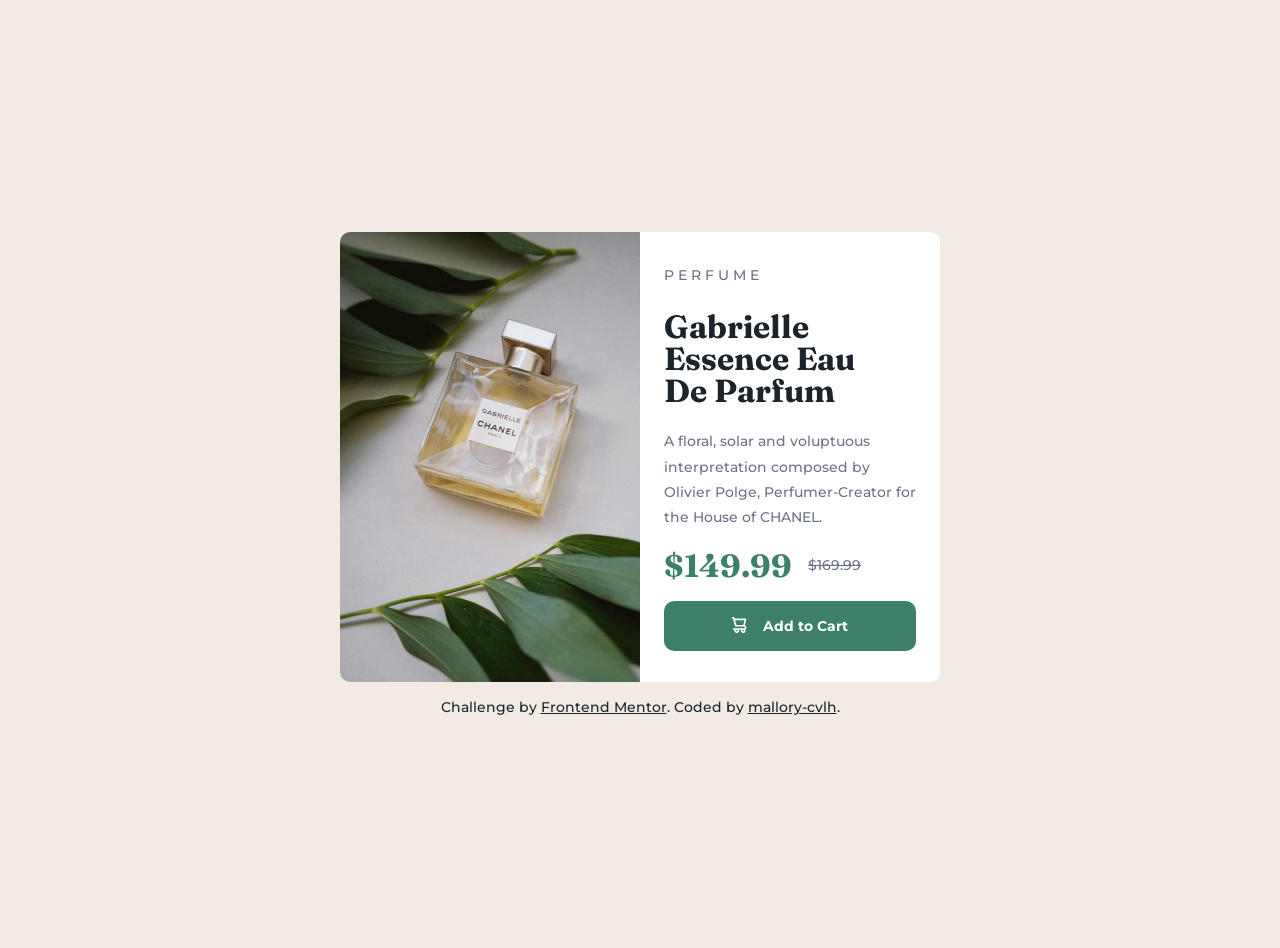
<file: index.html>
<!DOCTYPE html>
<html lang="en">

<head>
	<meta charset="UTF-8">
	<meta name="viewport" content="width=device-width, initial-scale=1.0">
	<meta name="author" content="mallory-cvlh">
	<meta name="description" content="Frontend Mentor Product preview card component">
	<!-- GOOGLE FONTS -->
	<link rel="preconnect" href="https://fonts.googleapis.com">
	<link rel="preconnect" href="https://fonts.gstatic.com" crossorigin>
	<link
		href="https://fonts.googleapis.com/css2?family=Fraunces:opsz,wght@9..144,700&family=Montserrat:wght@500;700&display=swap"
		rel="stylesheet">
	<!-- TITLE ICON CSS -->
	<title>Frontend Mentor | Product preview card component</title>
	<link rel="icon" type="image/png" sizes="32x32" href="img/favicon-32x32.png">
	<link rel="stylesheet" href="css/style.css">
</head>

<body>
	<main>
		<article class="product">
			<picture class="product__img">
				<source media="(min-width: 576px)" srcset="img/image-product-desktop.jpg">
				<img src="img/image-product-mobile.jpg" alt="Gabrielle Essence Eau De Parfum Mobile Version" width="686"
					height="480">
			</picture>
			<section class="product__content">
				<p class="product__category">Perfume</p>
				<h1 class="product__title">Gabrielle Essence Eau De Parfum</h1>
				<p>
					A floral, solar and voluptuous interpretation composed by Olivier Polge,
					Perfumer-Creator for the House of CHANEL.
				</p>
				<section class="product__price">
					<p class="product__new-price">$149.99</p>
					<p class="product__old-price">$169.99</p>
				</section>
				<button class="product__button" data-icon="icon-cart">Add to Cart</button>
			</section>
		</article>
	</main>

	<footer>
		<p>
			Challenge by <a href="https://www.frontendmentor.io?ref=challenge" target="_blank">Frontend Mentor</a>.
			Coded by <a href="https://github.com/mallory-cvlh">mallory-cvlh</a>.
		</p>
	</footer>
</body>

</html>
</file>
<file: css/style.css>
/* || RESET */
*,
*::after,
*::before {
    box-sizing: border-box;
    margin: 0;
    padding: 0;
}

img {
    display: block;
    height: auto;
    max-width: 100%;
}

button {
    font: inherit;
}

/* || VARIABLES */
:root {
    /* FONTS */
    --FF-FRAUNCES: 'Fraunces', serif;
    --FF-MONTSERRAT: 'Montserrat', sans-serif;
    --FW-REGULAR: 500;
    --FW-BOLD: 700;
    --FS: 2rem;

    /* COLORS */
    --DARK-CYAN: hsl(158, 36%, 37%);
    --CREAM: hsl(30, 38%, 92%);
    --DARK-BLUE: hsl(212, 21%, 14%);
    --GRAYISH-BLUE: hsl(228, 12%, 48%);
    --WHITE: hsl(0, 0%, 100%);
}

/* || GENERAL STYLES */
body {
    background: var(--CREAM);
    color: var(--GRAYISH-BLUE);
    display: grid;
    font-family: var(--FF-MONTSERRAT);
    font-size: 0.875rem;
    font-weight: var(--FW-REGULAR);
    margin: 1.5rem 1rem;
    min-height: 100vh;
    place-content: center;
}

/* || PRODUCT */
/* GENERAL STYLES */
.product {
    background: var(--WHITE);
    border-radius: 0.625rem;
    max-width: 600px;
    overflow: hidden;
}

.product__content {
    display: flex;
    flex-direction: column;
    justify-content: space-evenly;
    padding: 1.5rem;
}

/* DESKTOP VERSION */
@media screen and (min-width: 576px) {
    .product {
        display: grid;
        grid-template-columns: 1fr 1fr;
    }
}

/* TITLE */
.product__title {
    color: var(--DARK-BLUE);
    font-family: var(--FF-FRAUNCES);
    font-size: var(--FS);
    font-weight: var(--FW-BOLD);
    line-height: 1;
    padding: 1rem 1rem 1rem 0;
}

/* CATEGORY */
.product__category {
    letter-spacing: 0.25rem;
    text-transform: uppercase;
}

/* PARAGRAPH */
.product p {
    line-height: 1.8;
}

/* PRICE */
.product__price {
    align-items: center;
    display: flex;
    flex-wrap: wrap;
    gap: 1rem;
}

.product__new-price {
    color: var(--DARK-CYAN);
    font-family: var(--FF-FRAUNCES);
    font-size: var(--FS);
    font-weight: var(--FW-BOLD);
}

.product__old-price {
    text-decoration: line-through;
}

/* BUTTON */
.product__button {
    background: var(--DARK-CYAN);
    border: none;
    border-radius: 0.625rem;
    color: var(--WHITE);
    display: flex;
    font-weight: var(--FW-BOLD);
    gap: 1rem;
    justify-content: center;
    padding: 1rem;
    width: 100%;
}

.product__button:hover, .product__button:focus {
    background: hsl(158, 36%, 20%);
    cursor: pointer;
}

/* BUTTON - ADD CART ICON */
.product__button[data-icon="icon-cart"]::before {
    background-image: url(../img/icon-cart.svg);
    content: "";
    height: 16px;
    width: 15px;
}

/* || FOOTER */
footer {
    margin-top: 1rem;
    text-align: center;
}

footer, footer a{
    color: var(--DARK-BLUE);
}
</file>
